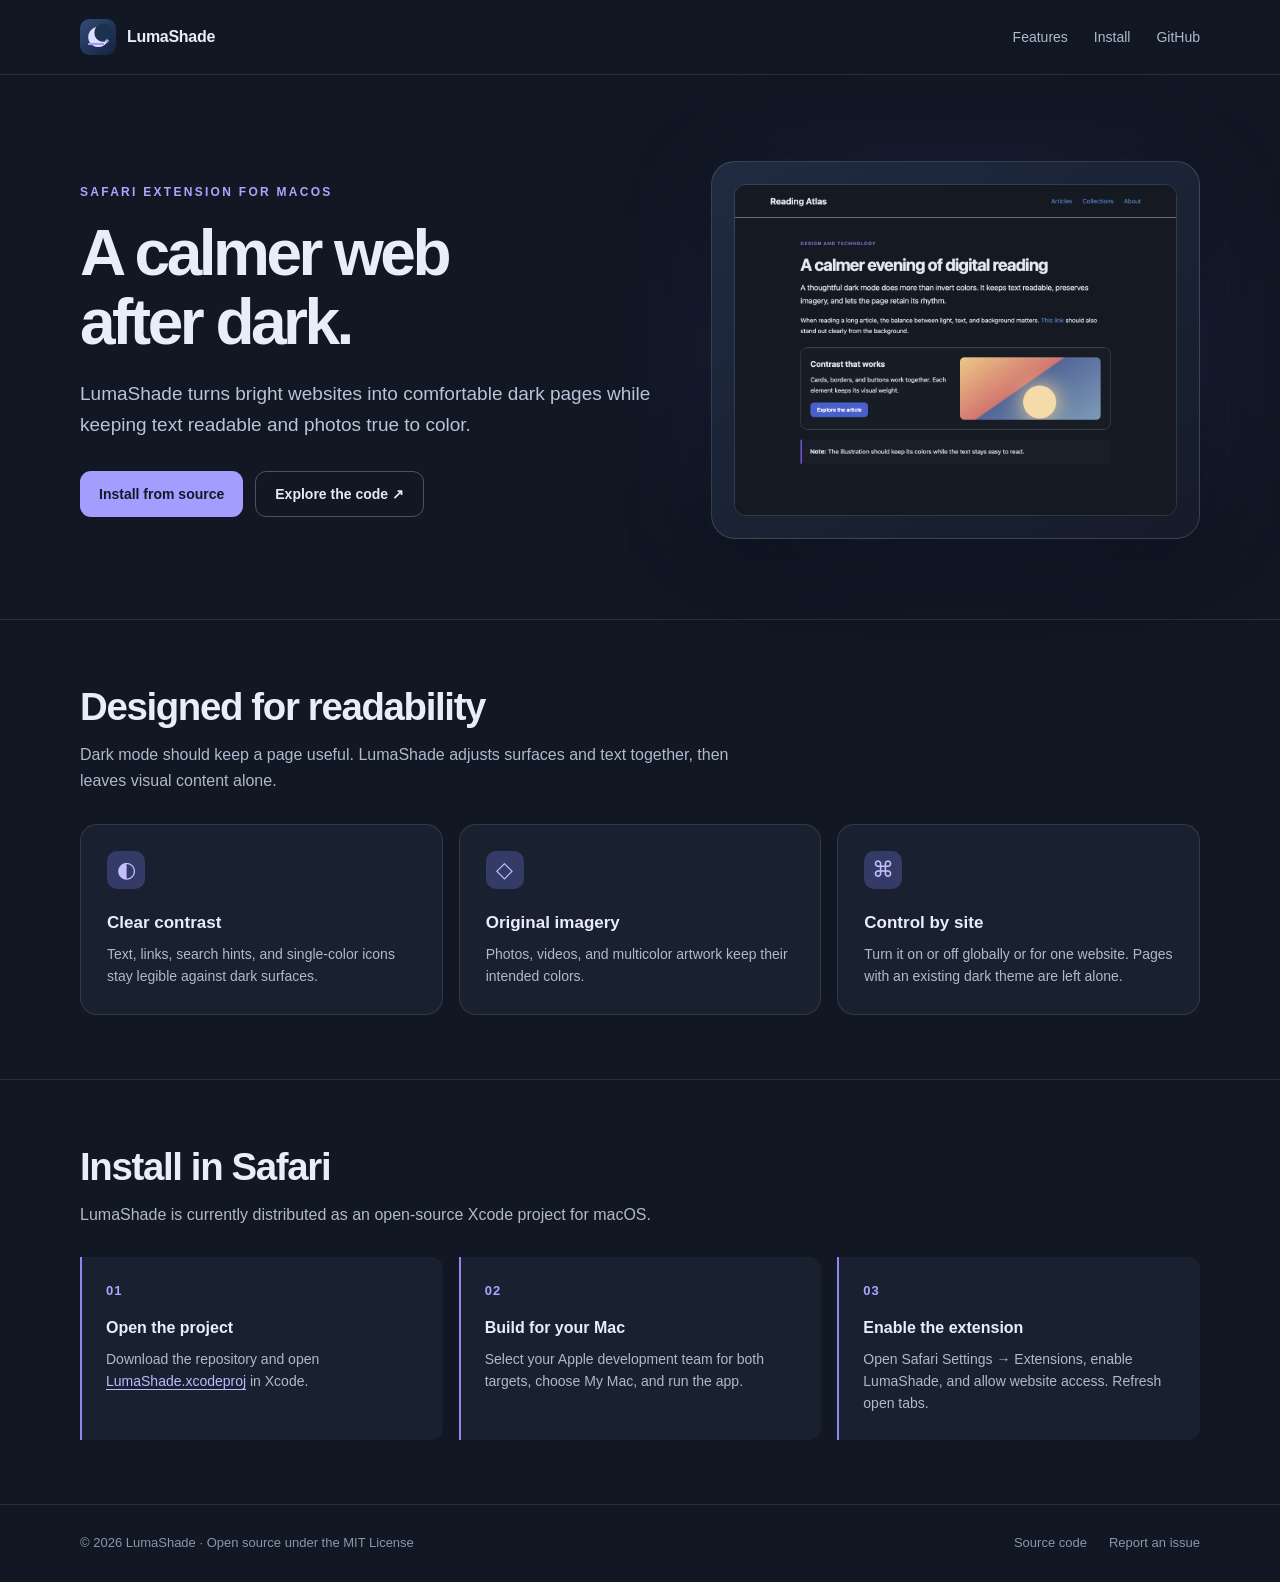
<file: docs/index.html>
<!doctype html>
<html lang="en">
<head>
  <meta charset="utf-8">
  <meta name="viewport" content="width=device-width, initial-scale=1">
  <meta name="theme-color" content="#111723">
  <meta name="description" content="LumaShade is a readable dark mode extension for Safari, with adaptive contrast and per-site controls.">
  <meta property="og:title" content="LumaShade — Readable dark mode for Safari">
  <meta property="og:description" content="A calmer web after dark. Keep text readable and photos true to color.">
  <meta property="og:image" content="https://halilozel1903.github.io/LumaShade/assets/preview.png">
  <link rel="icon" type="image/png" href="assets/icon.png">
  <title>LumaShade — Readable dark mode for Safari</title>
  <style>
    :root{color-scheme:dark;font:16px/1.6 -apple-system,BlinkMacSystemFont,"Segoe UI",sans-serif;background:#111723;color:#e9edf7}
    *{box-sizing:border-box}html{scroll-behavior:smooth}body{margin:0}a{color:inherit;text-decoration:none}a:focus-visible{outline:2px solid #a8a2ff;outline-offset:4px;border-radius:4px}
    .wrap{width:min(1120px,calc(100% - 48px));margin:auto}.topbar{border-bottom:1px solid #ffffff18}.topbar .wrap{display:flex;align-items:center;justify-content:space-between;padding:19px 0}.brand{display:flex;align-items:center;gap:11px;font-weight:750;letter-spacing:-.3px}.brand img{width:36px;height:36px;border-radius:9px}.nav{display:flex;gap:26px;color:#aeb9cc;font-size:14px}.nav a:hover,.footer a:hover{color:#fff}
    .hero{display:grid;grid-template-columns:minmax(0,1.08fr) minmax(0,.92fr);align-items:center;gap:58px;padding:86px 0 80px}.eyebrow{color:#aaa5ff;font-size:12px;letter-spacing:.19em;text-transform:uppercase;font-weight:750}.hero h1{font-size:clamp(44px,5vw,72px);line-height:1.07;letter-spacing:-.055em;margin:17px 0 23px}.hero p{font-size:19px;color:#b8c4d7;max-width:590px;margin:0 0 31px}.actions{display:flex;flex-wrap:wrap;gap:12px}.button{display:inline-flex;align-items:center;justify-content:center;min-height:46px;padding:11px 19px;border-radius:11px;font-size:14px;font-weight:700}.primary{background:#a39dff;color:#141927}.primary:hover{background:#c0bcff}.secondary{border:1px solid #48536a;color:#e6e9f3}.secondary:hover{border-color:#a39dff}.hero-art{position:relative;min-width:0;padding:22px;border:1px solid #ffffff24;border-radius:24px;background:linear-gradient(145deg,#202b41,#151b29);box-shadow:0 25px 70px #05091380}.hero-art img{display:block;width:100%;max-width:100%;height:auto;border-radius:12px;border:1px solid #ffffff1c}.glow{position:absolute;inset:15% 8%;background:#7570e950;filter:blur(70px);z-index:-1}
    section{padding:64px 0;border-top:1px solid #ffffff19}h2{font-size:clamp(29px,3vw,40px);line-height:1.2;letter-spacing:-.035em;margin:0 0 12px}.intro{color:#aeb9cc;max-width:650px;margin:0 0 30px}.grid{display:grid;grid-template-columns:repeat(3,1fr);gap:16px}.card{padding:26px;border:1px solid #ffffff1c;border-radius:17px;background:#192130}.card .symbol{display:grid;place-items:center;width:38px;height:38px;margin-bottom:20px;border-radius:10px;background:#343b66;color:#c2bfff;font-size:22px}.card h3{margin:0 0 7px;font-size:17px}.card p{margin:0;color:#aeb9cc;font-size:14px}.steps{counter-reset:step;display:grid;grid-template-columns:repeat(3,1fr);gap:16px}.step{position:relative;padding:24px 24px 25px;border-left:2px solid #8f88f3;background:#192130;border-radius:0 12px 12px 0}.step::before{counter-increment:step;content:"0" counter(step);display:block;color:#aaa5ff;font-weight:750;font-size:13px;letter-spacing:.08em;margin-bottom:13px}.step strong{display:block;margin-bottom:7px}.step p{margin:0;color:#aeb9cc;font-size:14px}.step a{color:#beb9ff;text-decoration:underline;text-underline-offset:3px}
    .footer{border-top:1px solid #ffffff19;padding:28px 0;color:#8996ac;font-size:13px}.footer .wrap{display:flex;justify-content:space-between;gap:20px}.footer-links{display:flex;gap:22px}
    @media(max-width:800px){.hero{grid-template-columns:minmax(0,1fr);gap:35px;padding:64px 0}.hero-art{max-width:650px}.grid,.steps{grid-template-columns:1fr}.card{padding:22px}.nav{gap:15px}.footer .wrap{flex-direction:column}}
    @media(max-width:440px){.wrap{width:min(100% - 32px,1120px)}.nav a:first-child{display:none}.hero{padding:49px 0}.hero p{font-size:17px}.button{width:100%}.hero-art{padding:10px}section{padding:48px 0}}
  </style>
</head>
<body>
  <header class="topbar"><div class="wrap"><a class="brand" href="#top"><img src="assets/icon.png" width="36" height="36" alt="">LumaShade</a><nav class="nav" aria-label="Main navigation"><a href="#features">Features</a><a href="#install">Install</a><a href="https://github.com/halilozel1903/LumaShade">GitHub</a></nav></div></header>
  <main id="top">
    <div class="wrap hero"><div><div class="eyebrow">Safari extension for macOS</div><h1>A calmer web<br>after dark.</h1><p>LumaShade turns bright websites into comfortable dark pages while keeping text readable and photos true to color.</p><div class="actions"><a class="button primary" href="#install">Install from source</a><a class="button secondary" href="https://github.com/halilozel1903/LumaShade">Explore the code ↗</a></div></div><div class="hero-art"><span class="glow" aria-hidden="true"></span><img src="assets/preview.png" width="1200" height="900" alt="A reading page with LumaShade dark mode applied"></div></div>
    <section id="features"><div class="wrap"><h2>Designed for readability</h2><p class="intro">Dark mode should keep a page useful. LumaShade adjusts surfaces and text together, then leaves visual content alone.</p><div class="grid"><article class="card"><div class="symbol" aria-hidden="true">◐</div><h3>Clear contrast</h3><p>Text, links, search hints, and single-color icons stay legible against dark surfaces.</p></article><article class="card"><div class="symbol" aria-hidden="true">◇</div><h3>Original imagery</h3><p>Photos, videos, and multicolor artwork keep their intended colors.</p></article><article class="card"><div class="symbol" aria-hidden="true">⌘</div><h3>Control by site</h3><p>Turn it on or off globally or for one website. Pages with an existing dark theme are left alone.</p></article></div></div></section>
    <section id="install"><div class="wrap"><h2>Install in Safari</h2><p class="intro">LumaShade is currently distributed as an open-source Xcode project for macOS.</p><div class="steps"><div class="step"><strong>Open the project</strong><p>Download the repository and open <a href="https://github.com/halilozel1903/LumaShade/tree/main/LumaShade">LumaShade.xcodeproj</a> in Xcode.</p></div><div class="step"><strong>Build for your Mac</strong><p>Select your Apple development team for both targets, choose My Mac, and run the app.</p></div><div class="step"><strong>Enable the extension</strong><p>Open Safari Settings → Extensions, enable LumaShade, and allow website access. Refresh open tabs.</p></div></div></div></section>
  </main>
  <footer class="footer"><div class="wrap"><span>© 2026 LumaShade · Open source under the MIT License</span><div class="footer-links"><a href="https://github.com/halilozel1903/LumaShade">Source code</a><a href="https://github.com/halilozel1903/LumaShade/issues">Report an issue</a></div></div></footer>
</body>
</html>
</file>
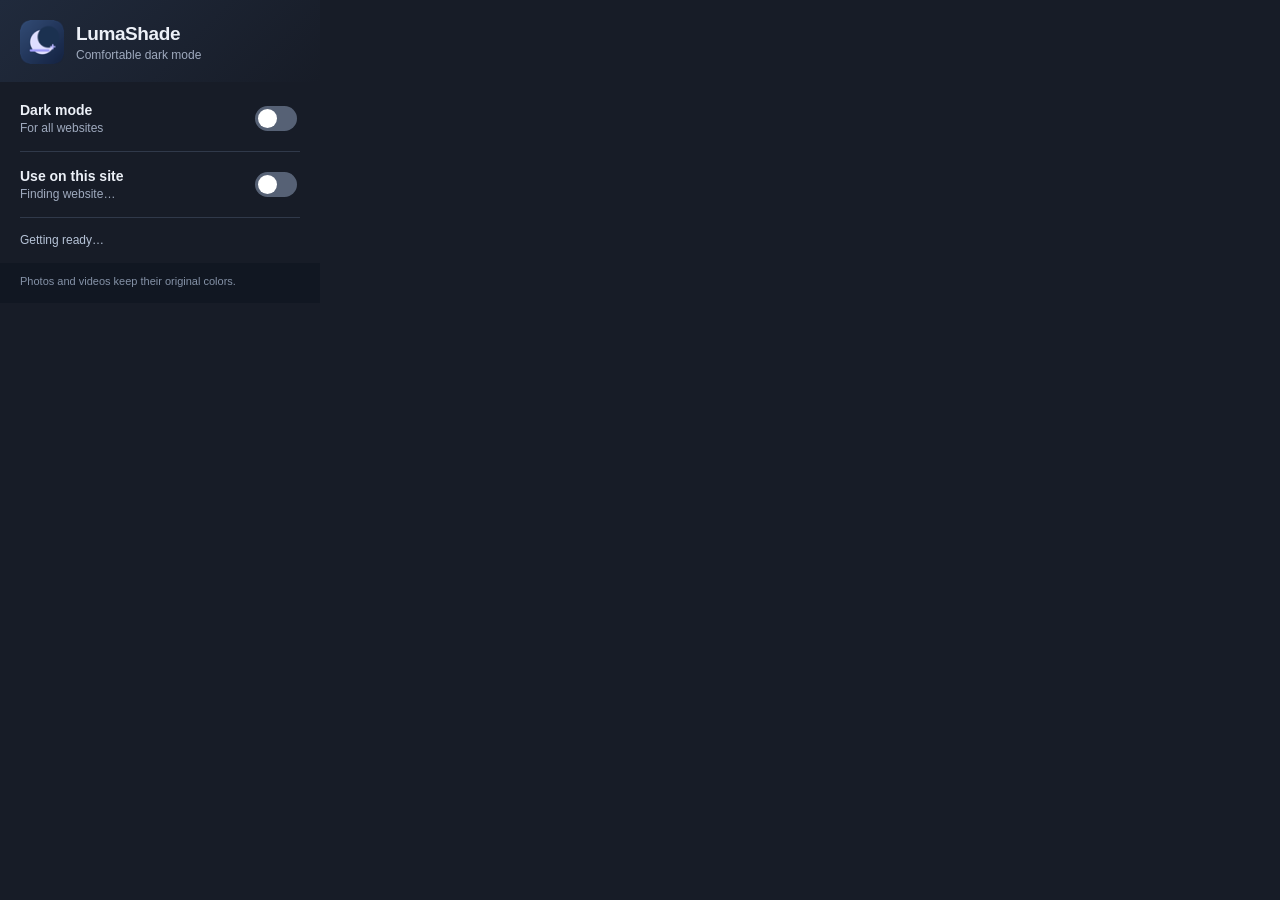
<file: Extension/popup.html>
<!doctype html>
<html lang="en">
<head>
  <meta charset="utf-8">
  <meta name="viewport" content="width=device-width, initial-scale=1">
  <link rel="stylesheet" href="popup.css">
  <script src="popup.js" defer></script>
</head>
<body>
  <header>
    <img src="icons/icon-48.png" width="44" height="44" alt="">
    <div><strong>LumaShade</strong><small>Comfortable dark mode</small></div>
  </header>
  <main>
    <label class="row"><span><b>Dark mode</b><small>For all websites</small></span><input id="enabled" type="checkbox" role="switch"></label>
    <label class="row"><span><b>Use on this site</b><small id="hostname">Finding website…</small></span><input id="site" type="checkbox" role="switch"></label>
    <p id="status" aria-live="polite">Getting ready…</p>
  </main>
  <footer>Photos and videos keep their original colors.</footer>
</body>
</html>
</file>
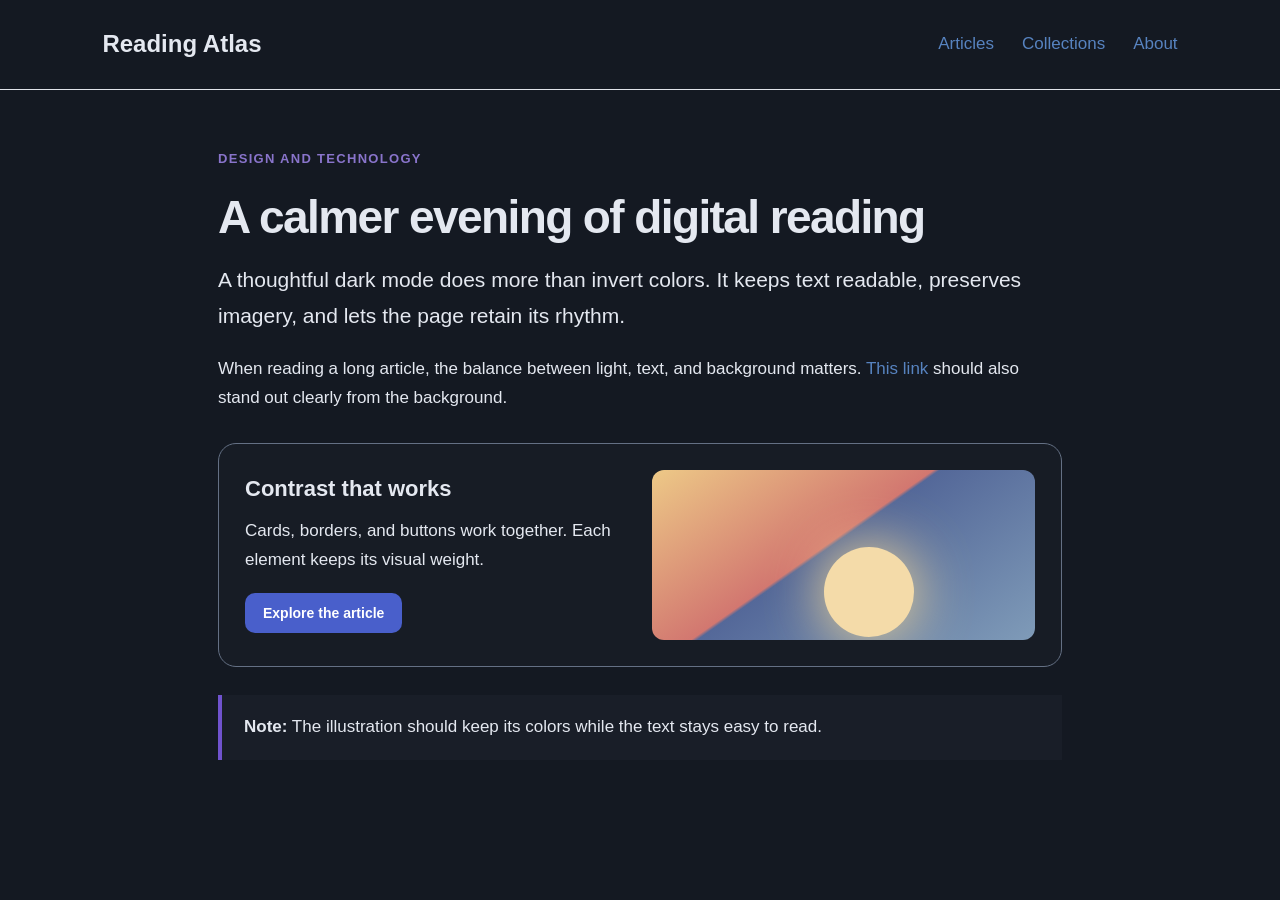
<file: Tests/preview.html>
<!doctype html>
<html lang="en"><head><meta charset="utf-8"><title>LumaShade visual test</title><style>
*{box-sizing:border-box}body{margin:0;background:#fff;color:#27303d;font:17px/1.7 -apple-system,BlinkMacSystemFont,sans-serif}header{padding:24px 8%;border-bottom:1px solid #e0e3e9;display:flex;justify-content:space-between;align-items:center}header b{font-size:24px;color:#262d3a}nav{display:flex;gap:28px}a{color:#1854a8;text-decoration:none}main{max-width:900px;margin:58px auto;padding:0 28px}h1{font-size:46px;letter-spacing:-1.6px;line-height:1.13;margin:0 0 18px}p{margin:0 0 22px}.lead{font-size:21px;color:#4e586a}.eyebrow{color:#6144b9;font-weight:700;font-size:13px;letter-spacing:.1em;text-transform:uppercase}.card{display:grid;grid-template-columns:1fr 1fr;gap:24px;padding:26px;border:1px solid #e2e6ed;border-radius:18px;background:#f3f5f8;margin-top:30px}.card h2{margin:0 0 10px;font-size:22px}.card p{margin:0}button{border:0;border-radius:10px;background:#495fcb;color:white;padding:12px 18px;font:600 14px -apple-system,sans-serif}.photo{height:170px;border-radius:12px;background:linear-gradient(145deg,#edc987,#d27770 45%,#546899 46%,#7f9bb8);position:relative;overflow:hidden}.photo:after{content:"";position:absolute;left:45%;top:45%;width:90px;height:90px;border-radius:50%;background:#f4dba9;box-shadow:0 0 60px #ffdf95}.note{padding:18px 22px;border-left:4px solid #7053ce;background:#eeeaf8;margin-top:28px}
</style></head><body><header><b>Reading Atlas</b><nav><a href="#">Articles</a><a href="#">Collections</a><a href="#">About</a></nav></header><main><p class="eyebrow">Design and technology</p><h1>A calmer evening of digital reading</h1><p class="lead">A thoughtful dark mode does more than invert colors. It keeps text readable, preserves imagery, and lets the page retain its rhythm.</p><p>When reading a long article, the balance between light, text, and background matters. <a href="#">This link</a> should also stand out clearly from the background.</p><div class="card"><div><h2>Contrast that works</h2><p>Cards, borders, and buttons work together. Each element keeps its visual weight.</p><p style="margin-top:18px"><button>Explore the article</button></p></div><div class="photo" role="img" aria-label="Sample colorful illustration"></div></div><aside class="note"><strong>Note:</strong> The illustration should keep its colors while the text stays easy to read.</aside></main><script>window.browser={storage:{local:{get:async()=>({enabled:true,sites:{}})},onChanged:{addListener(){}}},runtime:{onMessage:{addListener(){}}}};</script><script src="../Extension/colors.js"></script><script src="../Extension/content.js"></script></body></html>
</file>
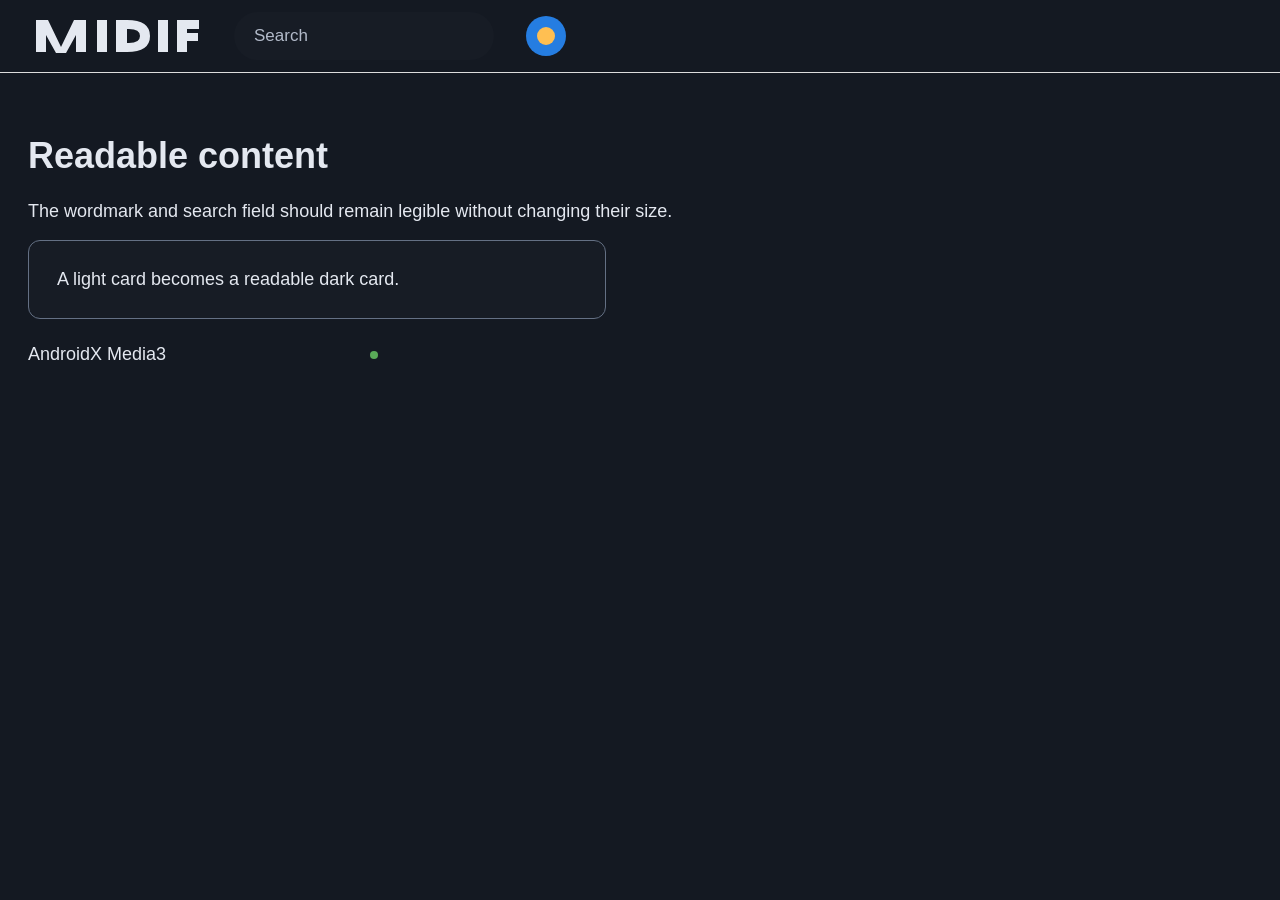
<file: Tests/regression.html>
<!doctype html>
<html lang="en"><head><meta charset="utf-8"><title>LumaShade contrast regression</title>
<link rel="stylesheet" href="../Extension/content.css">
<style>
body{margin:0;background:#fff;color:#242424;font:18px -apple-system,BlinkMacSystemFont,sans-serif}
header{height:72px;display:flex;align-items:center;gap:28px;padding:0 28px;border-bottom:1px solid #ddd}
svg{flex:none}input{border:0;border-radius:24px;background:#f4f4f4;color:#242424;padding:14px 20px;font-size:17px;width:260px}input::placeholder{color:#777}
main{padding:38px 28px}.card{padding:28px;border:1px solid #dedede;background:#f4f4f4;max-width:520px;border-radius:12px}
img{display:block;width:100px;height:70px;object-fit:cover}
.following{display:flex;align-items:center;gap:14px;max-width:350px;margin-top:25px}.marker{width:8px;height:8px;border-radius:50%;background:#1a8917;margin-left:auto}
</style></head><body>
<header>
  <svg id="wordmark" width="178" height="46" viewBox="0 0 178 46" aria-label="Sample wordmark"><path d="M8 7h12l13 27L46 7h12v32H48V22L38 40H28L18 22v17H8zM69 7h10v32H69zM88 7h11q23 0 23 16t-23 16H88zm11 9v14h2q11 0 11-7t-11-7zM130 7h10v32h-10zM149 7h22v9h-12v4h11v8h-11v11h-10z" fill="#242424"/></svg>
  <input id="search" type="search" placeholder="Search">
  <svg id="multicolor" width="48" height="48" viewBox="0 0 48 48" aria-label="Colorful illustration"><circle cx="24" cy="24" r="20" fill="#257de1"/><circle cx="24" cy="24" r="9" fill="#ffbf52"/></svg>
</header>
<main><h1>Readable content</h1><p>The wordmark and search field should remain legible without changing their size.</p><div class="card">A light card becomes a readable dark card.</div><div class="following">AndroidX Media3<span id="marker" class="marker" aria-label="New activity"></span></div></main>
<script>window.browser={storage:{local:{get:async()=>({enabled:true,sites:{}})},onChanged:{addListener(){}}},runtime:{onMessage:{addListener(){}}}};window.baseline=['#wordmark','#search','.card'].map(selector=>{const {x,y,width,height}=document.querySelector(selector).getBoundingClientRect();return {x,y,width,height}});</script>
<script src="../Extension/colors.js"></script><script src="../Extension/content.js"></script>
<script>setTimeout(()=>{const logo=document.querySelector('#wordmark path'),color=document.querySelector('#multicolor circle');const result=document.createElement('output');result.id='result';result.dataset.logo=getComputedStyle(logo).fill;result.dataset.placeholder=getComputedStyle(document.querySelector('#search'),'::placeholder').color;result.dataset.color=getComputedStyle(color).fill;result.dataset.marker=getComputedStyle(document.querySelector('#marker')).backgroundColor;result.dataset.layoutStable=['#wordmark','#search','.card'].every((selector,i)=>{const current=document.querySelector(selector).getBoundingClientRect();return Object.entries(window.baseline[i]).every(([key,value])=>Math.abs(current[key]-value)<.5)});document.body.append(result)},250);</script>
</body></html>
</file>
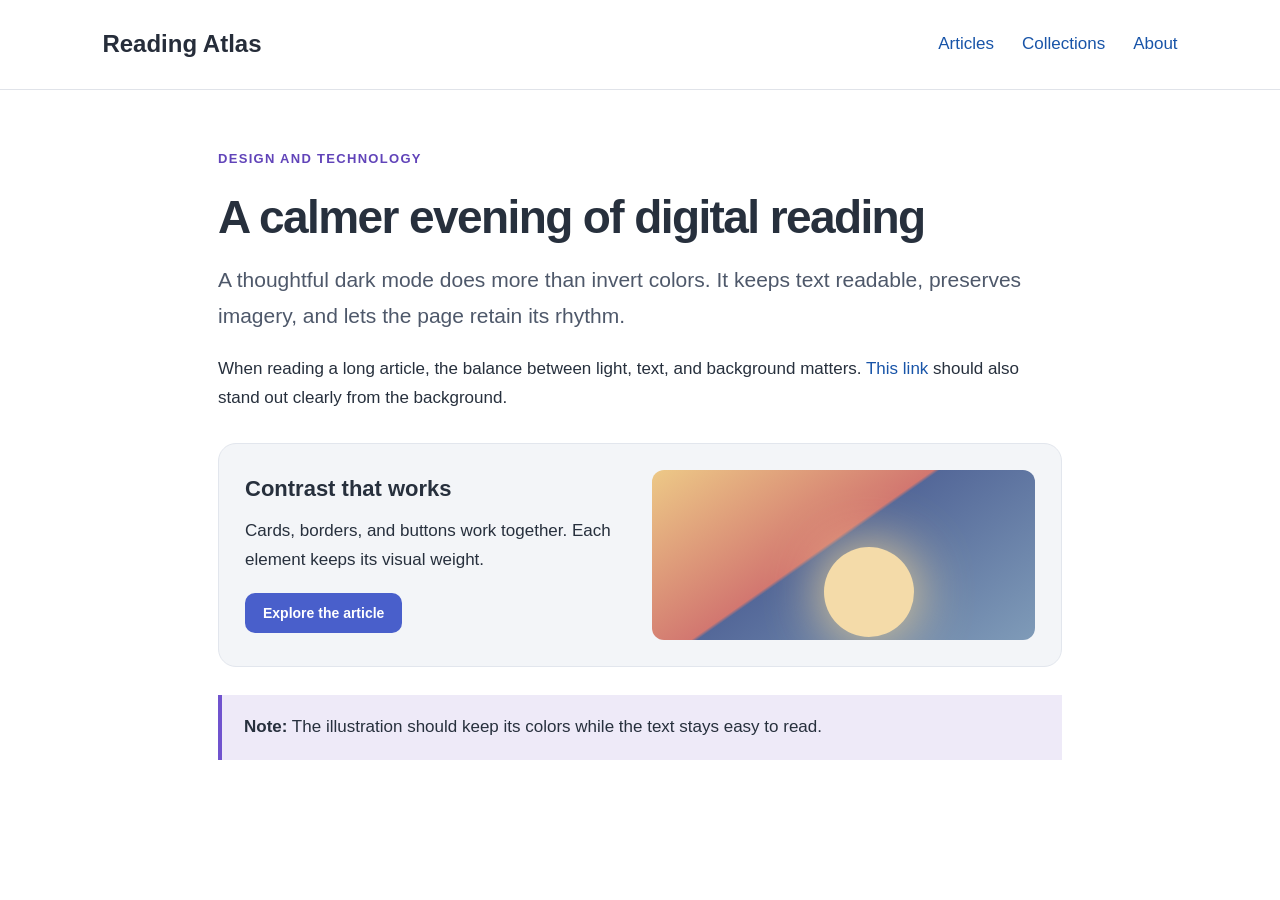
<file: Tests/sample.html>
<!doctype html>
<html lang="en"><head><meta charset="utf-8"><title>LumaShade visual test</title><style>
*{box-sizing:border-box}body{margin:0;background:#fff;color:#27303d;font:17px/1.7 -apple-system,BlinkMacSystemFont,sans-serif}header{padding:24px 8%;border-bottom:1px solid #e0e3e9;display:flex;justify-content:space-between;align-items:center}header b{font-size:24px;color:#262d3a}nav{display:flex;gap:28px}a{color:#1854a8;text-decoration:none}main{max-width:900px;margin:58px auto;padding:0 28px}h1{font-size:46px;letter-spacing:-1.6px;line-height:1.13;margin:0 0 18px}p{margin:0 0 22px}.lead{font-size:21px;color:#4e586a}.eyebrow{color:#6144b9;font-weight:700;font-size:13px;letter-spacing:.1em;text-transform:uppercase}.card{display:grid;grid-template-columns:1fr 1fr;gap:24px;padding:26px;border:1px solid #e2e6ed;border-radius:18px;background:#f3f5f8;margin-top:30px}.card h2{margin:0 0 10px;font-size:22px}.card p{margin:0}button{border:0;border-radius:10px;background:#495fcb;color:white;padding:12px 18px;font:600 14px -apple-system,sans-serif}.photo{height:170px;border-radius:12px;background:linear-gradient(145deg,#edc987,#d27770 45%,#546899 46%,#7f9bb8);position:relative;overflow:hidden}.photo:after{content:"";position:absolute;left:45%;top:45%;width:90px;height:90px;border-radius:50%;background:#f4dba9;box-shadow:0 0 60px #ffdf95}.note{padding:18px 22px;border-left:4px solid #7053ce;background:#eeeaf8;margin-top:28px}
</style></head><body><header><b>Reading Atlas</b><nav><a href="#">Articles</a><a href="#">Collections</a><a href="#">About</a></nav></header><main><p class="eyebrow">Design and technology</p><h1>A calmer evening of digital reading</h1><p class="lead">A thoughtful dark mode does more than invert colors. It keeps text readable, preserves imagery, and lets the page retain its rhythm.</p><p>When reading a long article, the balance between light, text, and background matters. <a href="#">This link</a> should also stand out clearly from the background.</p><div class="card"><div><h2>Contrast that works</h2><p>Cards, borders, and buttons work together. Each element keeps its visual weight.</p><p style="margin-top:18px"><button>Explore the article</button></p></div><div class="photo" role="img" aria-label="Sample colorful illustration"></div></div><aside class="note"><strong>Note:</strong> The illustration should keep its colors while the text stays easy to read.</aside></main></body></html>
</file>
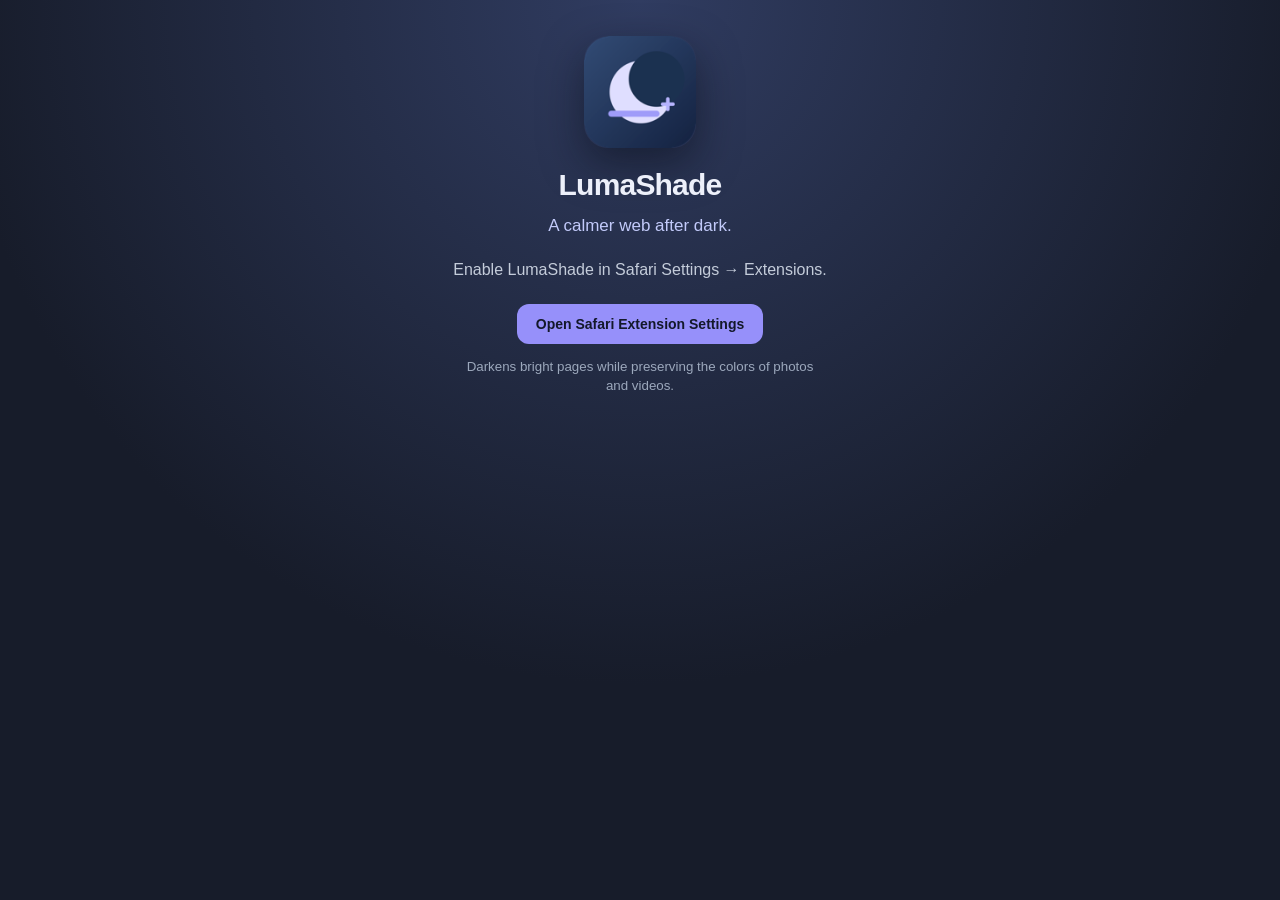
<file: LumaShade/LumaShade/Resources/Base.lproj/Main.html>
<!DOCTYPE html>
<html lang="en">
<head>
    <meta http-equiv="Content-Type" content="text/html; charset=utf-8">
    <meta http-equiv="Content-Security-Policy" content="default-src 'self'">

    <meta name="viewport" content="width=device-width, initial-scale=1, user-scalable=no">

    <link rel="stylesheet" href="../Style.css">
    <script src="../Script.js" defer></script>
</head>
<body>
    <img src="../Icon.png" width="112" height="112" alt="LumaShade icon">
    <h1>LumaShade</h1>
    <p class="subtitle">A calmer web after dark.</p>
    <p class="state-unknown">Enable LumaShade in Safari Settings → Extensions.</p>
    <p class="state-on">The extension is on. Manage websites from its Safari toolbar icon.</p>
    <p class="state-off">Enable LumaShade in Safari Settings → Extensions.</p>
    <button class="open-preferences">Open Safari Extension Settings</button>
    <small>Darkens bright pages while preserving the colors of photos and videos.</small>
</body>
</html>
</file>
<file: Extension/popup.css>
:root{color-scheme:dark;font:14px -apple-system,BlinkMacSystemFont,"Segoe UI",sans-serif}*{box-sizing:border-box}body{width:320px;margin:0;color:#ecf0f7;background:#171c27}header{display:flex;gap:12px;align-items:center;padding:20px 20px 18px;background:linear-gradient(135deg,#202a3c,#171c27)}header strong{display:block;font-size:19px;letter-spacing:-.4px}small{display:block;color:#9faabe;font-size:12px;margin-top:3px}main{padding:4px 20px 14px}.row{display:flex;align-items:center;justify-content:space-between;gap:20px;padding:16px 0;border-bottom:1px solid #30394a;cursor:pointer}.row b{font-size:14px;font-weight:600}.row input{appearance:none;width:42px;height:25px;border-radius:99px;background:#566175;position:relative;cursor:pointer;flex:none;transition:background .2s}.row input:checked{background:#8b83f6}.row input::after{content:"";position:absolute;top:3px;left:3px;width:19px;height:19px;border-radius:50%;background:white;transition:transform .2s}.row input:checked::after{transform:translateX(17px)}.row input:focus-visible{outline:2px solid white;outline-offset:3px}.row input:disabled{opacity:.45;cursor:not-allowed}#status{margin:14px 0 0;color:#b6c3d7;font-size:12px;line-height:1.4}footer{padding:12px 20px 16px;background:#111722;color:#8592a7;font-size:11px}
</file>
<file: Extension/content.css>
:root:not([data-lumashade-ready])::before {
  content: "" !important;
  position: fixed !important;
  inset: 0 !important;
  z-index: 2147483647 !important;
  background: #141922 !important;
  pointer-events: none !important;
}

:root[data-lumashade-active] input::placeholder,
:root[data-lumashade-active] textarea::placeholder {
  color: #b2bac9 !important;
  opacity: 1 !important;
}
</file>
<file: LumaShade/LumaShade/Resources/Style.css>
:root{color-scheme:dark;font-family:-apple-system,BlinkMacSystemFont,sans-serif}*{box-sizing:border-box}html,body{min-height:100%;margin:0}body{display:flex;flex-direction:column;align-items:center;justify-content:center;gap:14px;padding:36px;text-align:center;color:#edf0fa;background:radial-gradient(circle at 50% 0%,#303c61,#171c2a 62%)}img{border-radius:24px;box-shadow:0 16px 42px #080b1680}h1{font-size:30px;letter-spacing:-.8px;margin:6px 0 0}.subtitle{font-size:17px;color:#c2cafa;margin:0}.state-unknown,.state-on,.state-off{max-width:390px;color:#c4ccda;line-height:1.5;margin:8px 0}body:not(.state-on,.state-off) :is(.state-on,.state-off),body.state-on :is(.state-off,.state-unknown),body.state-off :is(.state-on,.state-unknown){display:none}button{border:0;border-radius:12px;padding:12px 19px;background:#9690fa;color:#13182a;font:600 14px -apple-system,sans-serif;cursor:pointer}button:hover{background:#b1acff}button:focus-visible{outline:2px solid white;outline-offset:3px}small{max-width:360px;color:#9ca8bc;line-height:1.4}
</file>
